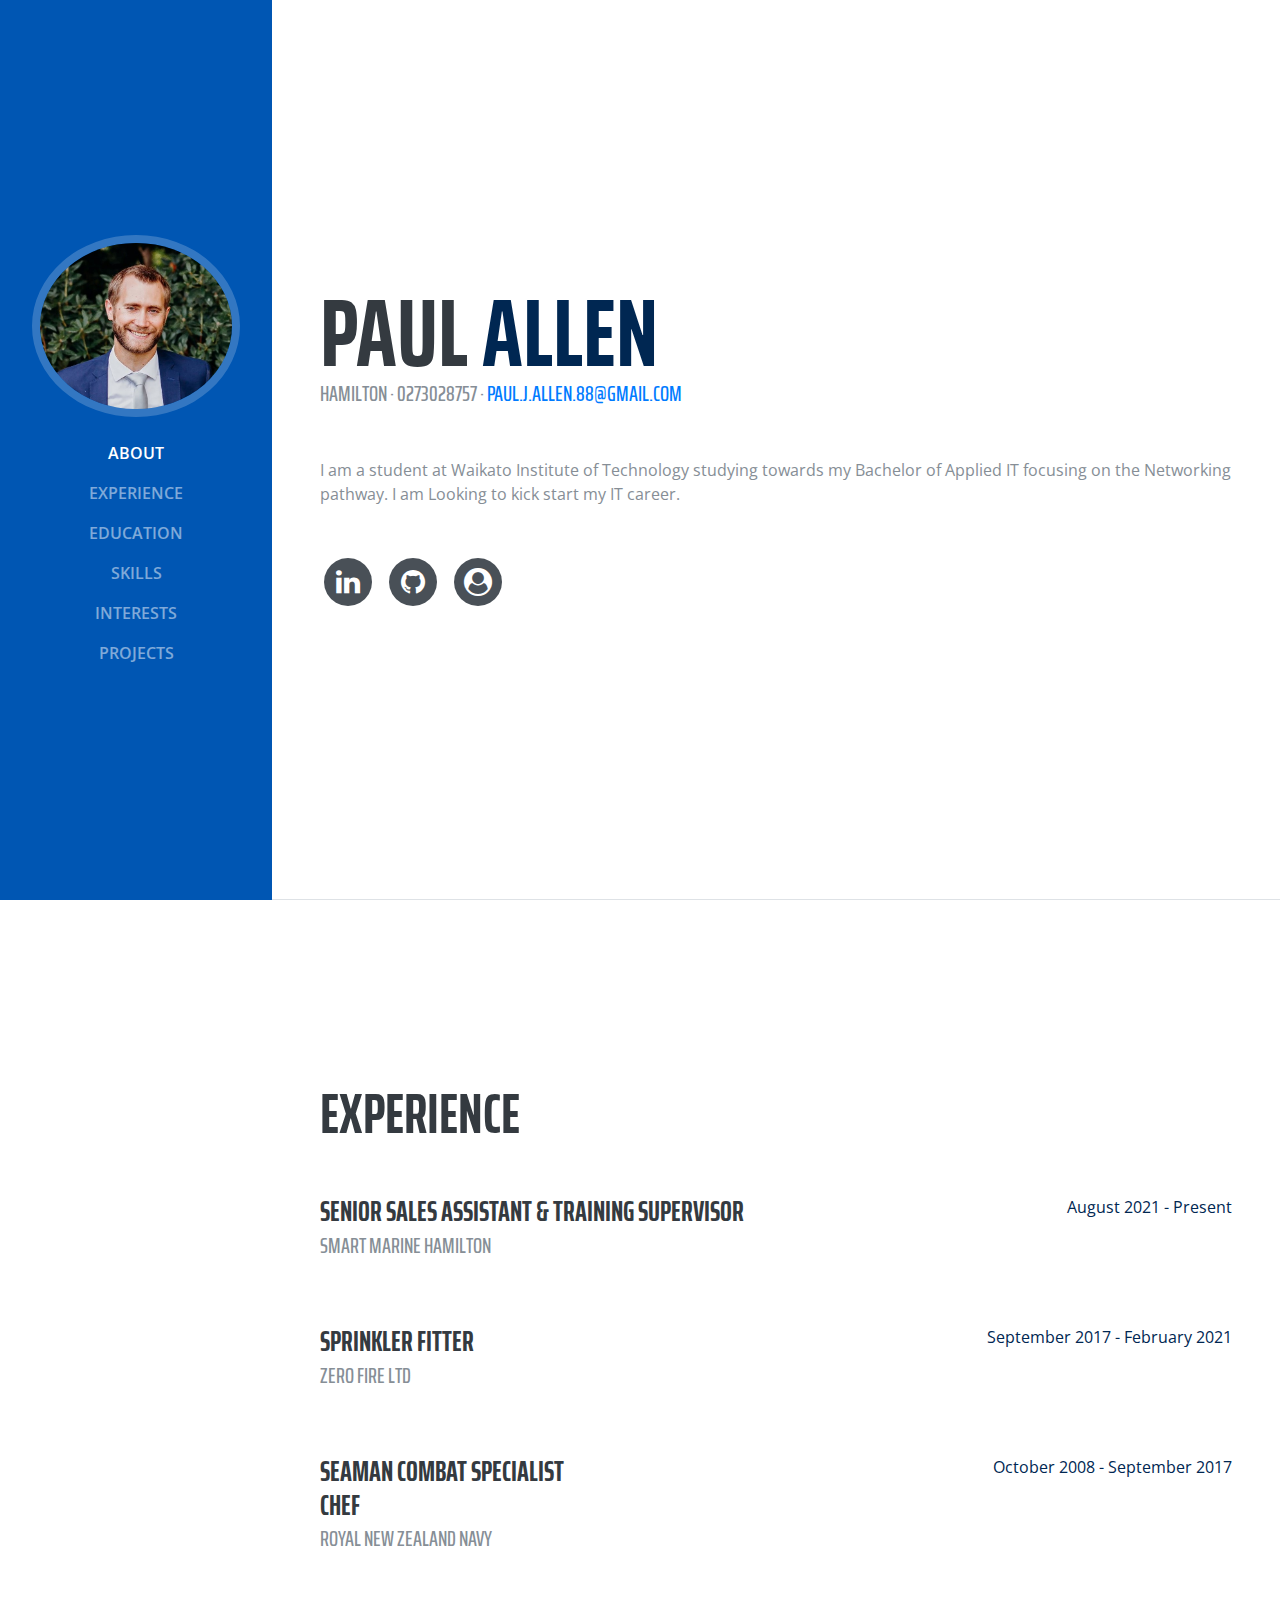
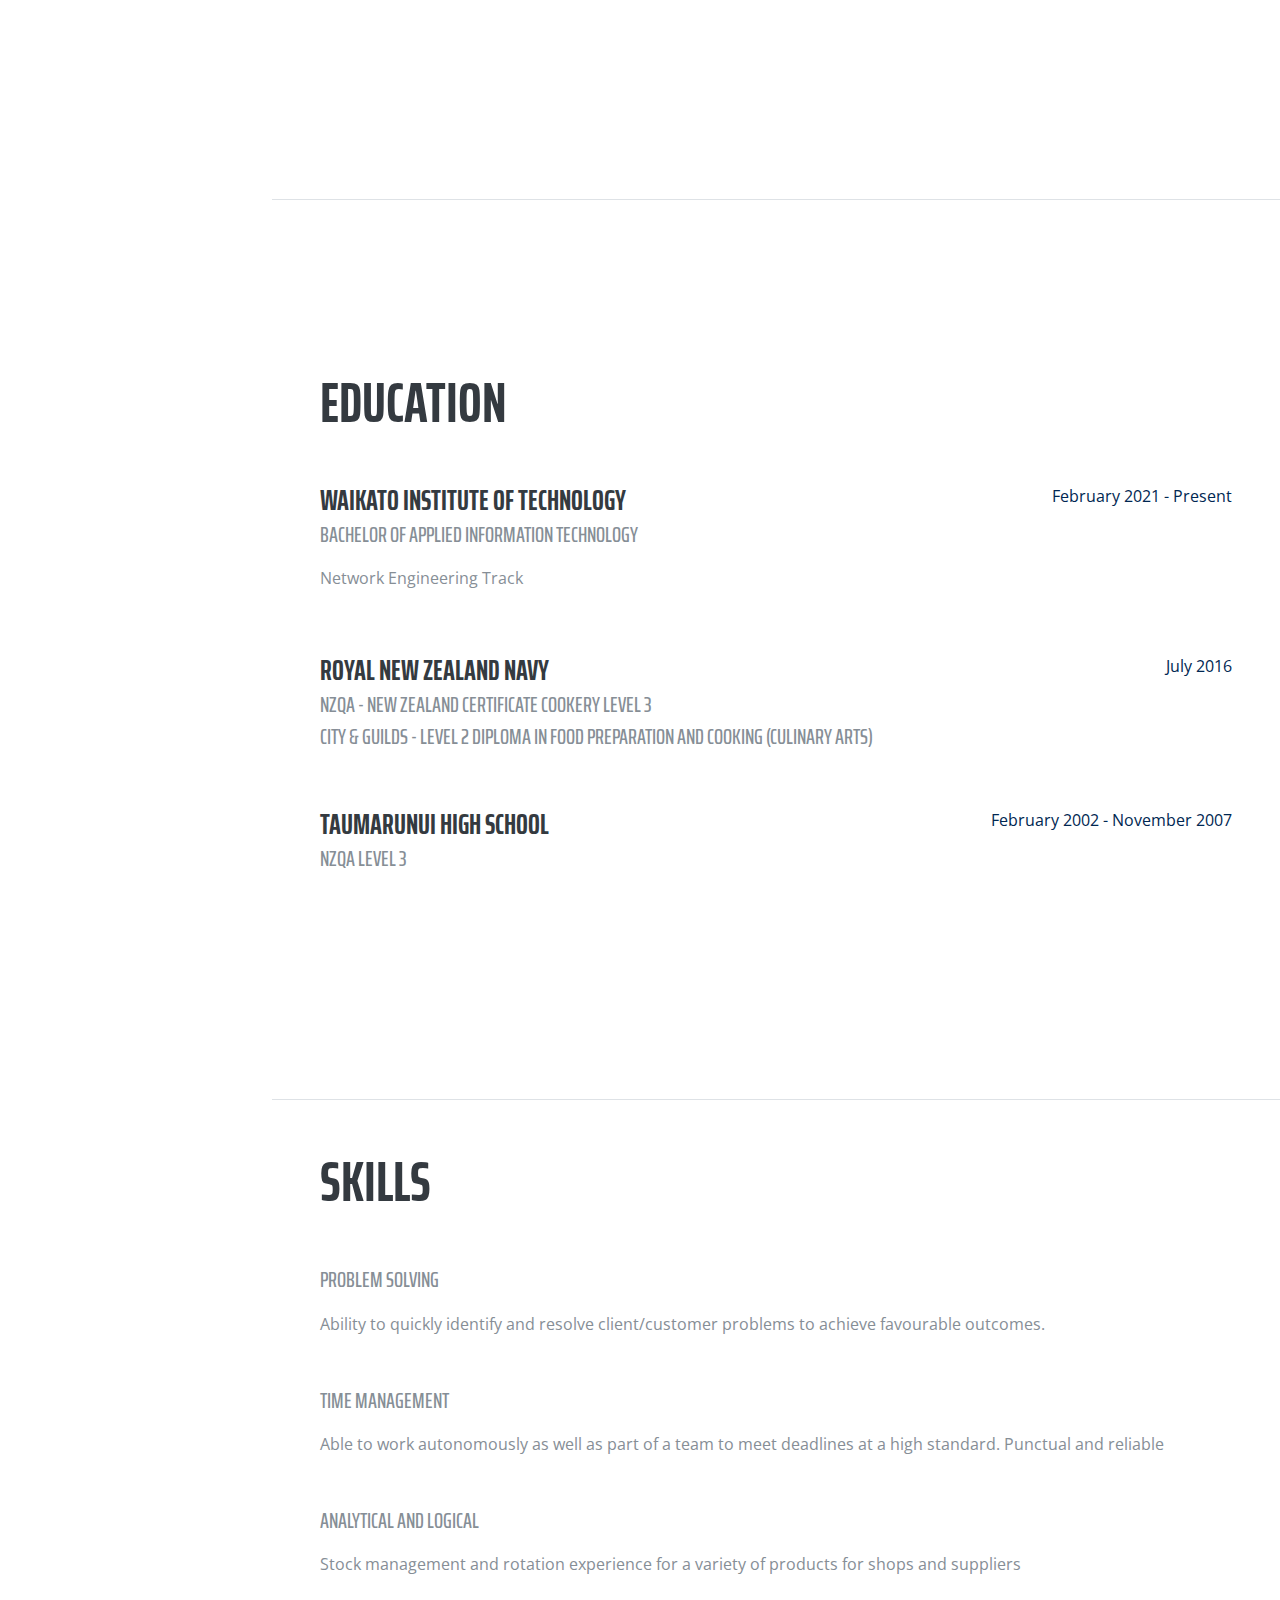
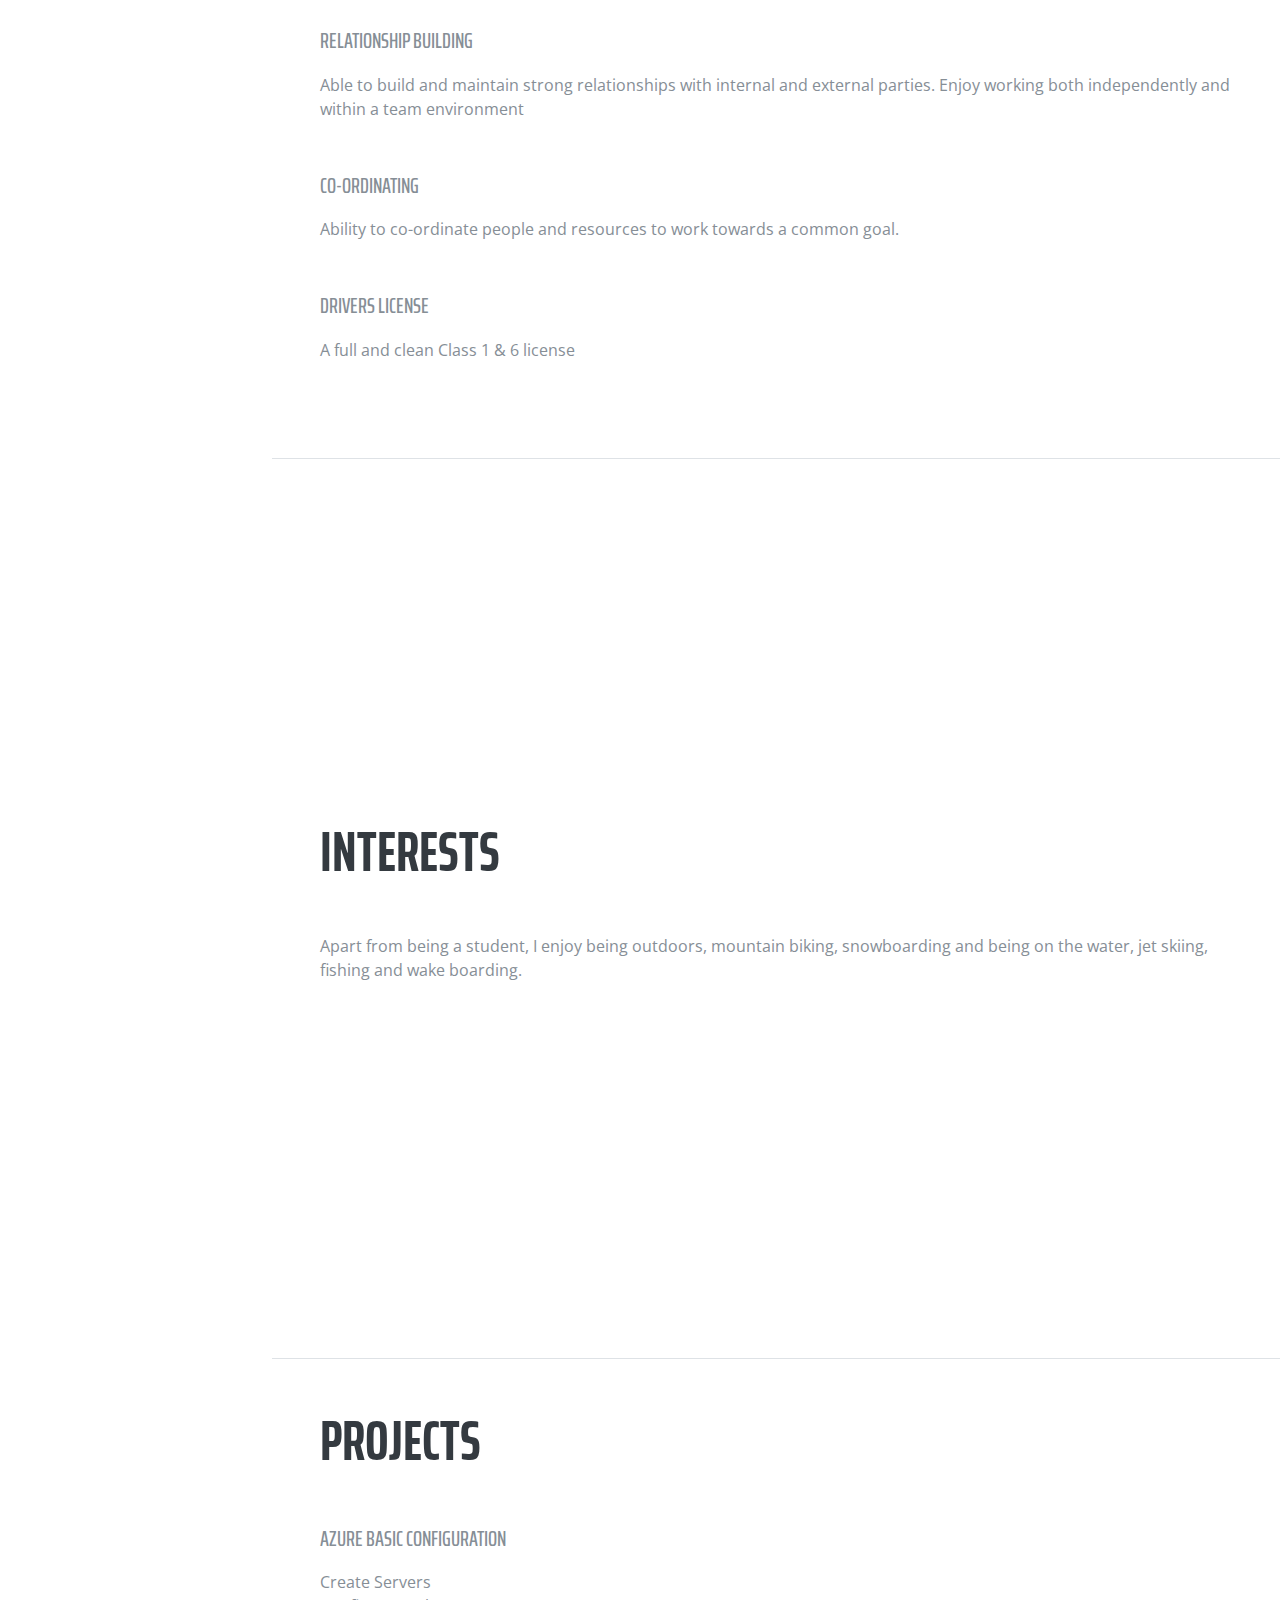
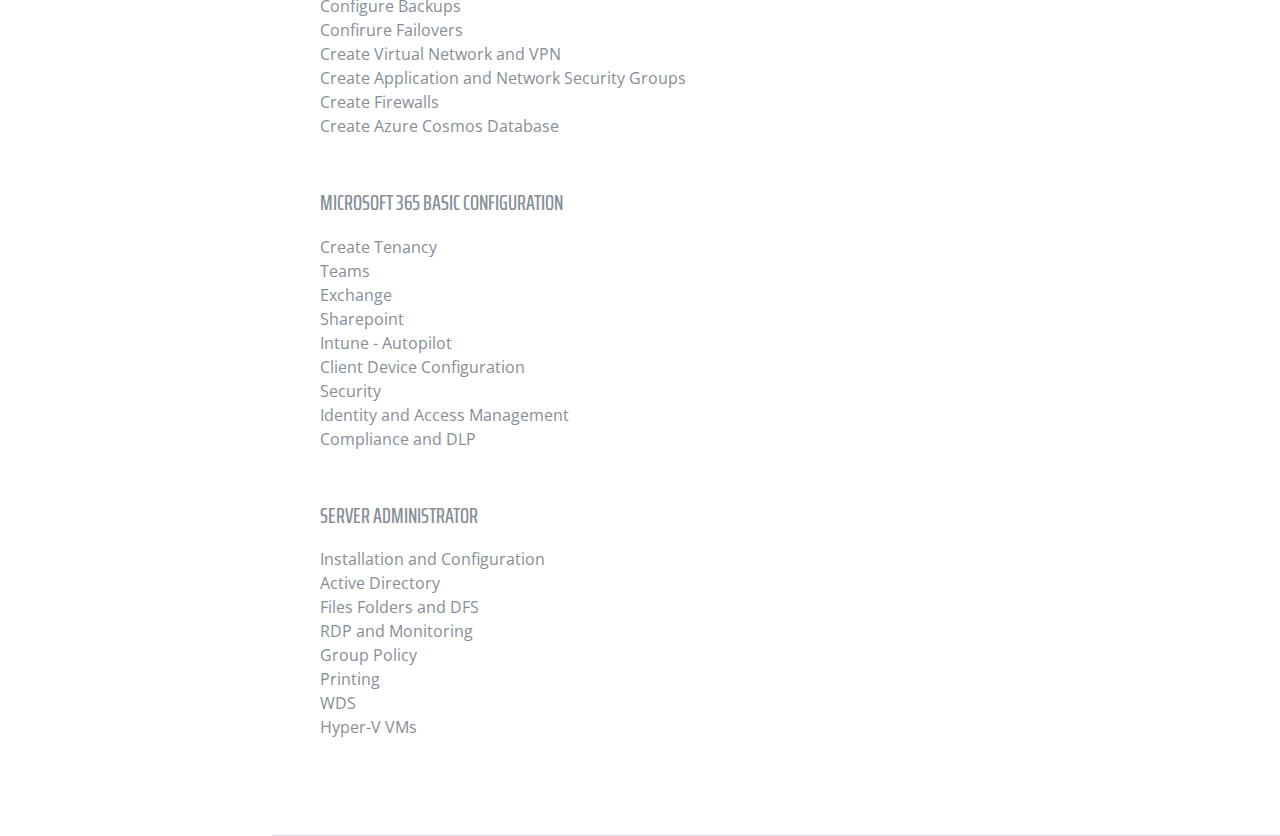
<file: index.html>
<!DOCTYPE html>
<html lang="en">

  <head>

    <meta charset="utf-8">
    <meta name="viewport" content="width=device-width, initial-scale=1, shrink-to-fit=no">
    <meta name="description" content="">
    <meta name="author" content="">

    <title>Portfolio</title>

    <!-- Bootstrap core CSS -->
    <link href="vendor/bootstrap/css/bootstrap.min.css" rel="stylesheet">

    <!-- Custom fonts for this template -->
    <link href="https://fonts.googleapis.com/css?family=Saira+Extra+Condensed:100,200,300,400,500,600,700,800,900" rel="stylesheet">
    <link href="https://fonts.googleapis.com/css?family=Open+Sans:300,300i,400,400i,600,600i,700,700i,800,800i" rel="stylesheet">
    <link href="vendor/font-awesome/css/font-awesome.min.css" rel="stylesheet">
    <link href="vendor/devicons/css/devicons.min.css" rel="stylesheet">
    <link href="vendor/simple-line-icons/css/simple-line-icons.css" rel="stylesheet">

    <!-- Custom styles for this template -->
    <link href="css/resume.min.css" rel="stylesheet">

  </head>

  <body id="page-top">

    <nav class="navbar navbar-expand-lg navbar-dark bg-primary fixed-top" id="sideNav">
      <a class="navbar-brand js-scroll-trigger" href="#page-top">
        <span class="d-block d-lg-none">Portfolio</span>
        <span class="d-none d-lg-block">
          <img class="img-fluid img-profile rounded-circle mx-auto mb-2" src="img/profile.jpg" alt="">
        </span>
      </a>
      <button class="navbar-toggler" type="button" data-toggle="collapse" data-target="#navbarSupportedContent" aria-controls="navbarSupportedContent" aria-expanded="false" aria-label="Toggle navigation">
        <span class="navbar-toggler-icon"></span>
      </button>
      <div class="collapse navbar-collapse" id="navbarSupportedContent">
        <ul class="navbar-nav">
          <li class="nav-item">
            <a class="nav-link js-scroll-trigger" href="#about">About</a>
          </li>
          <li class="nav-item">
            <a class="nav-link js-scroll-trigger" href="#experience">Experience</a>
          </li>
          <li class="nav-item">
            <a class="nav-link js-scroll-trigger" href="#education">Education</a>
          </li>
          <li class="nav-item">
            <a class="nav-link js-scroll-trigger" href="#skills">Skills</a>
          </li>
          <li class="nav-item">
            <a class="nav-link js-scroll-trigger" href="#interests">Interests</a>
          </li>
          <li class="nav-item">
            <a class="nav-link js-scroll-trigger" href="#projects">Projects</a>
          </li>
        </ul>
      </div>
    </nav>

    <div class="container-fluid p-0">

      <section class="resume-section p-3 p-lg-5 d-flex d-column" id="about">
        <div class="my-auto">
          <h1 class="mb-0">Paul
            <span class="text-primary">Allen</span>
          </h1>
          <div class="subheading mb-5">Hamilton · 0273028757 ·
            <a href="mailto:name@email.com">paul.j.allen.88@gmail.com</a>
          </div>
          <p class="mb-5">I am a student at Waikato Institute of Technology studying towards my Bachelor of Applied IT focusing on the Networking pathway. I am Looking to kick start my IT career. </p>
          <ul class="list-inline list-social-icons mb-0">
            <li class="list-inline-item">
              <a href="https://www.linkedin.com/in/paul-allen-242114242/">
                <span class="fa-stack fa-lg">
                  <i class="fa fa-circle fa-stack-2x"></i>
                  <i class="fa fa-linkedin fa-stack-1x fa-inverse"></i>
                </span>
              </a>
            </li>
            <li class="list-inline-item">
              <a href="https://github.com/Paul-Allen">
                <span class="fa-stack fa-lg">
                  <i class="fa fa-circle fa-stack-2x"></i>
                  <i class="fa fa-github fa-stack-1x fa-inverse"></i>
                </span>
              </a>
            </li>
            <li class="list-inline-item">
              <a href="https://www.canva.com/design/DAFPK-HgWis/Oi4h4r9UCL_KD2NT7KbZug/view?utm_content=DAFPK-HgWis&utm_campaign=designshare&utm_medium=link2&utm_source=sharebutton">
                <span class="fa-stack fa-lg">
                  <i class="fa fa-circle fa-stack-2x"></i>
                  <i class="fa fa-user-circle fa-stack-1x fa-inverse"></i>
                </span>
              </a>
            </li>
          </ul>
        </div>
      </section>

      <section class="resume-section p-3 p-lg-5 d-flex flex-column" id="experience">
        <div class="my-auto">
          <h2 class="mb-5">Experience</h2>

          <div class="resume-item d-flex flex-column flex-md-row mb-5">
            <div class="resume-content mr-auto">
              <h3 class="mb-0">Senior Sales Assistant & Training Supervisor</h3>
              <div class="subheading mb-3">Smart Marine Hamilton</div>
              <p></p>
            </div>
            <div class="resume-date text-md-right">
              <span class="text-primary">August 2021 - Present</span>
            </div>
          </div>

          <div class="resume-item d-flex flex-column flex-md-row mb-5">
            <div class="resume-content mr-auto">
              <h3 class="mb-0">Sprinkler fitter</h3>
              <div class="subheading mb-3">Zero Fire Ltd</div>
              <p></p>
            </div>
            <div class="resume-date text-md-right">
              <span class="text-primary">September 2017 - February 2021</span>
            </div>
          </div>

          <div class="resume-item d-flex flex-column flex-md-row mb-5">
            <div class="resume-content mr-auto">
              <h3 class="mb-0">Seaman Combat Specialist <br>Chef</h3>
              <div class="subheading mb-3">Royal New Zealand Navy</div>
              <p></p>
            </div>
            <div class="resume-date text-md-right">
              <span class="text-primary">October 2008 - September 2017</span>
            </div>
          </div>

        </div>

      </section>

      <section class="resume-section p-3 p-lg-5 d-flex flex-column" id="education">
        <div class="my-auto">
          <h2 class="mb-5">Education</h2>

          <div class="resume-item d-flex flex-column flex-md-row mb-5">
            <div class="resume-content mr-auto">
              <h3 class="mb-0">Waikato Institute of Technology</h3>
              <div class="subheading mb-3">Bachelor of Applied Information Technology</div>
              <div>Network Engineering Track</div>
              <p></p>
            </div>
            <div class="resume-date text-md-right">
              <span class="text-primary">February 2021 - Present</span>
            </div>
          </div>

          <div class="resume-item d-flex flex-column flex-md-row">
            <div class="resume-content mr-auto">
              <h3 class="mb-0">Royal New Zealand Navy</h3>
              <div class="subheading mb-3">NZQA - New Zealand Certificate Cookery Level 3<br>City & Guilds - Level 2 Diploma in Food Preparation and Cooking (Culinary Arts)</div>
              <p><br></p>
            </div>
            <div class="resume-date text-md-right">
              <span class="text-primary">July 2016</span>
            </div>
          </div>

          <div class="resume-item d-flex flex-column flex-md-row">
            <div class="resume-content mr-auto">
              <h3 class="mb-0">Taumarunui High School</h3>
              <div class="subheading mb-3">NZQA Level 3</div>
              <p><br></p>
            </div>
            <div class="resume-date text-md-right">
              <span class="text-primary">February 2002 - November 2007</span>
            </div>
          </div>
          
          <div data-iframe-width="150" data-iframe-height="270" data-share-badge-id="1daa1478-3616-46cc-a9b2-cee13874a69c" data-share-badge-host="https://www.credly.com">
          </div><script type="text/javascript" async src="//cdn.credly.com/assets/utilities/embed.js"></script>
          <div data-iframe-width="150" data-iframe-height="270" data-share-badge-id="fb9cbe98-b160-45ef-8026-dc1892f4b738" data-share-badge-host="https://www.credly.com">
          </div><script type="text/javascript" async src="//cdn.credly.com/assets/utilities/embed.js"></script>


        </div>
      </section>

      <section class="resume-section p-3 p-lg-5 d-flex flex-column" id="skills">
        <div class="my-auto">
          <h2 class="mb-5">Skills</h2>

          <div class="subheading mb-3">Problem solving</div>
          <p class="mb-5">Ability to quickly identify and resolve client/customer problems to achieve favourable
            outcomes.</p>

          <div class="subheading mb-3">Time management</div>
          <p class="mb-5">Able to work autonomously as well as part of a team to meet deadlines at a high standard.
            Punctual and reliable</p>

          <div class="subheading mb-3">Analytical and Logical</div>
          <p class="mb-5">Stock management and rotation experience for a variety of products for shops and suppliers</p>

          <div class="subheading mb-3">Relationship Building </div>
          <p class="mb-5">Able to build and maintain strong relationships with internal and external parties.
            Enjoy working both independently and within a team environment
          </p>

          <div class="subheading mb-3">Co-Ordinating</div>
          <p class="mb-5">Ability to co-ordinate people and resources to work towards a common goal.
          </p>

          <div class="subheading mb-3">Drivers License</div>
          <p class="mb-5">A full and clean Class 1 & 6 license</p>

        </div>
      </section>

      <section class="resume-section p-3 p-lg-5 d-flex flex-column" id="interests">
        <div class="my-auto">
          <h2 class="mb-5">Interests</h2>
          <p>Apart from being a student, I enjoy being outdoors, mountain biking, snowboarding and being on the water, jet skiing, fishing and wake boarding.</p>
          <p class="mb-0"></p>
        </div>
      </section>

      <section class="resume-section p-3 p-lg-5 d-flex flex-column" id="projects">
        <div class="my-auto">
          <h2 class="mb-5">Projects</h2>

          <div class="subheading mb-3">Azure Basic Configuration</div>
          <p class="mb-5">
            Create Servers<br>
            Configure Backups<br>
            Confirure Failovers<br>
            Create Virtual Network and VPN<br>
            Create Application and Network Security Groups<br>
            Create Firewalls<br>
            Create Azure Cosmos Database

          </p>

          <div class="subheading mb-3">Microsoft 365 Basic Configuration</div>
        <p class="mb-5">
          Create Tenancy<br>
          Teams<br>
          Exchange<br>
          Sharepoint<br>
          Intune - Autopilot<br>
          Client Device Configuration<br>
          Security<br>
          Identity and Access Management<br>
          Compliance and DLP
        </p>


        <div class="subheading mb-3">Server Administrator</div>
        <p class="mb-5">
          Installation and Configuration<br>
          Active Directory<br>
          Files Folders and DFS<br>
          RDP and Monitoring<br>
          Group Policy<br>
          Printing<br>
          WDS<br>
          Hyper-V VMs<br>

        </p>



    </div>
      </section>

    </div>

    <!-- Bootstrap core JavaScript -->
    <script src="vendor/jquery/jquery.min.js"></script>
    <script src="vendor/bootstrap/js/bootstrap.bundle.min.js"></script>

    <!-- Plugin JavaScript -->
    <script src="vendor/jquery-easing/jquery.easing.min.js"></script>

    <!-- Custom scripts for this template -->
    <script src="js/resume.min.js"></script>

  </body>

</html>
</file>
<file: vendor/simple-line-icons/css/simple-line-icons.css>
@font-face {
  font-family: 'simple-line-icons';
  src: url('../fonts/Simple-Line-Icons.eot?v=2.4.0');
  src: url('../fonts/Simple-Line-Icons.eot?v=2.4.0#iefix') format('embedded-opentype'), url('../fonts/Simple-Line-Icons.woff2?v=2.4.0') format('woff2'), url('../fonts/Simple-Line-Icons.ttf?v=2.4.0') format('truetype'), url('../fonts/Simple-Line-Icons.woff?v=2.4.0') format('woff'), url('../fonts/Simple-Line-Icons.svg?v=2.4.0#simple-line-icons') format('svg');
  font-weight: normal;
  font-style: normal;
}
/*
 Use the following CSS code if you want to have a class per icon.
 Instead of a list of all class selectors, you can use the generic [class*="icon-"] selector, but it's slower:
*/
.icon-user,
.icon-people,
.icon-user-female,
.icon-user-follow,
.icon-user-following,
.icon-user-unfollow,
.icon-login,
.icon-logout,
.icon-emotsmile,
.icon-phone,
.icon-call-end,
.icon-call-in,
.icon-call-out,
.icon-map,
.icon-location-pin,
.icon-direction,
.icon-directions,
.icon-compass,
.icon-layers,
.icon-menu,
.icon-list,
.icon-options-vertical,
.icon-options,
.icon-arrow-down,
.icon-arrow-left,
.icon-arrow-right,
.icon-arrow-up,
.icon-arrow-up-circle,
.icon-arrow-left-circle,
.icon-arrow-right-circle,
.icon-arrow-down-circle,
.icon-check,
.icon-clock,
.icon-plus,
.icon-minus,
.icon-close,
.icon-event,
.icon-exclamation,
.icon-organization,
.icon-trophy,
.icon-screen-smartphone,
.icon-screen-desktop,
.icon-plane,
.icon-notebook,
.icon-mustache,
.icon-mouse,
.icon-magnet,
.icon-energy,
.icon-disc,
.icon-cursor,
.icon-cursor-move,
.icon-crop,
.icon-chemistry,
.icon-speedometer,
.icon-shield,
.icon-screen-tablet,
.icon-magic-wand,
.icon-hourglass,
.icon-graduation,
.icon-ghost,
.icon-game-controller,
.icon-fire,
.icon-eyeglass,
.icon-envelope-open,
.icon-envelope-letter,
.icon-bell,
.icon-badge,
.icon-anchor,
.icon-wallet,
.icon-vector,
.icon-speech,
.icon-puzzle,
.icon-printer,
.icon-present,
.icon-playlist,
.icon-pin,
.icon-picture,
.icon-handbag,
.icon-globe-alt,
.icon-globe,
.icon-folder-alt,
.icon-folder,
.icon-film,
.icon-feed,
.icon-drop,
.icon-drawer,
.icon-docs,
.icon-doc,
.icon-diamond,
.icon-cup,
.icon-calculator,
.icon-bubbles,
.icon-briefcase,
.icon-book-open,
.icon-basket-loaded,
.icon-basket,
.icon-bag,
.icon-action-undo,
.icon-action-redo,
.icon-wrench,
.icon-umbrella,
.icon-trash,
.icon-tag,
.icon-support,
.icon-frame,
.icon-size-fullscreen,
.icon-size-actual,
.icon-shuffle,
.icon-share-alt,
.icon-share,
.icon-rocket,
.icon-question,
.icon-pie-chart,
.icon-pencil,
.icon-note,
.icon-loop,
.icon-home,
.icon-grid,
.icon-graph,
.icon-microphone,
.icon-music-tone-alt,
.icon-music-tone,
.icon-earphones-alt,
.icon-earphones,
.icon-equalizer,
.icon-like,
.icon-dislike,
.icon-control-start,
.icon-control-rewind,
.icon-control-play,
.icon-control-pause,
.icon-control-forward,
.icon-control-end,
.icon-volume-1,
.icon-volume-2,
.icon-volume-off,
.icon-calendar,
.icon-bulb,
.icon-chart,
.icon-ban,
.icon-bubble,
.icon-camrecorder,
.icon-camera,
.icon-cloud-download,
.icon-cloud-upload,
.icon-envelope,
.icon-eye,
.icon-flag,
.icon-heart,
.icon-info,
.icon-key,
.icon-link,
.icon-lock,
.icon-lock-open,
.icon-magnifier,
.icon-magnifier-add,
.icon-magnifier-remove,
.icon-paper-clip,
.icon-paper-plane,
.icon-power,
.icon-refresh,
.icon-reload,
.icon-settings,
.icon-star,
.icon-symbol-female,
.icon-symbol-male,
.icon-target,
.icon-credit-card,
.icon-paypal,
.icon-social-tumblr,
.icon-social-twitter,
.icon-social-facebook,
.icon-social-instagram,
.icon-social-linkedin,
.icon-social-pinterest,
.icon-social-github,
.icon-social-google,
.icon-social-reddit,
.icon-social-skype,
.icon-social-dribbble,
.icon-social-behance,
.icon-social-foursqare,
.icon-social-soundcloud,
.icon-social-spotify,
.icon-social-stumbleupon,
.icon-social-youtube,
.icon-social-dropbox,
.icon-social-vkontakte,
.icon-social-steam {
  font-family: 'simple-line-icons';
  speak: none;
  font-style: normal;
  font-weight: normal;
  font-variant: normal;
  text-transform: none;
  line-height: 1;
  /* Better Font Rendering =========== */
  -webkit-font-smoothing: antialiased;
  -moz-osx-font-smoothing: grayscale;
}
.icon-user:before {
  content: "\e005";
}
.icon-people:before {
  content: "\e001";
}
.icon-user-female:before {
  content: "\e000";
}
.icon-user-follow:before {
  content: "\e002";
}
.icon-user-following:before {
  content: "\e003";
}
.icon-user-unfollow:before {
  content: "\e004";
}
.icon-login:before {
  content: "\e066";
}
.icon-logout:before {
  content: "\e065";
}
.icon-emotsmile:before {
  content: "\e021";
}
.icon-phone:before {
  content: "\e600";
}
.icon-call-end:before {
  content: "\e048";
}
.icon-call-in:before {
  content: "\e047";
}
.icon-call-out:before {
  content: "\e046";
}
.icon-map:before {
  content: "\e033";
}
.icon-location-pin:before {
  content: "\e096";
}
.icon-direction:before {
  content: "\e042";
}
.icon-directions:before {
  content: "\e041";
}
.icon-compass:before {
  content: "\e045";
}
.icon-layers:before {
  content: "\e034";
}
.icon-menu:before {
  content: "\e601";
}
.icon-list:before {
  content: "\e067";
}
.icon-options-vertical:before {
  content: "\e602";
}
.icon-options:before {
  content: "\e603";
}
.icon-arrow-down:before {
  content: "\e604";
}
.icon-arrow-left:before {
  content: "\e605";
}
.icon-arrow-right:before {
  content: "\e606";
}
.icon-arrow-up:before {
  content: "\e607";
}
.icon-arrow-up-circle:before {
  content: "\e078";
}
.icon-arrow-left-circle:before {
  content: "\e07a";
}
.icon-arrow-right-circle:before {
  content: "\e079";
}
.icon-arrow-down-circle:before {
  content: "\e07b";
}
.icon-check:before {
  content: "\e080";
}
.icon-clock:before {
  content: "\e081";
}
.icon-plus:before {
  content: "\e095";
}
.icon-minus:before {
  content: "\e615";
}
.icon-close:before {
  content: "\e082";
}
.icon-event:before {
  content: "\e619";
}
.icon-exclamation:before {
  content: "\e617";
}
.icon-organization:before {
  content: "\e616";
}
.icon-trophy:before {
  content: "\e006";
}
.icon-screen-smartphone:before {
  content: "\e010";
}
.icon-screen-desktop:before {
  content: "\e011";
}
.icon-plane:before {
  content: "\e012";
}
.icon-notebook:before {
  content: "\e013";
}
.icon-mustache:before {
  content: "\e014";
}
.icon-mouse:before {
  content: "\e015";
}
.icon-magnet:before {
  content: "\e016";
}
.icon-energy:before {
  content: "\e020";
}
.icon-disc:before {
  content: "\e022";
}
.icon-cursor:before {
  content: "\e06e";
}
.icon-cursor-move:before {
  content: "\e023";
}
.icon-crop:before {
  content: "\e024";
}
.icon-chemistry:before {
  content: "\e026";
}
.icon-speedometer:before {
  content: "\e007";
}
.icon-shield:before {
  content: "\e00e";
}
.icon-screen-tablet:before {
  content: "\e00f";
}
.icon-magic-wand:before {
  content: "\e017";
}
.icon-hourglass:before {
  content: "\e018";
}
.icon-graduation:before {
  content: "\e019";
}
.icon-ghost:before {
  content: "\e01a";
}
.icon-game-controller:before {
  content: "\e01b";
}
.icon-fire:before {
  content: "\e01c";
}
.icon-eyeglass:before {
  content: "\e01d";
}
.icon-envelope-open:before {
  content: "\e01e";
}
.icon-envelope-letter:before {
  content: "\e01f";
}
.icon-bell:before {
  content: "\e027";
}
.icon-badge:before {
  content: "\e028";
}
.icon-anchor:before {
  content: "\e029";
}
.icon-wallet:before {
  content: "\e02a";
}
.icon-vector:before {
  content: "\e02b";
}
.icon-speech:before {
  content: "\e02c";
}
.icon-puzzle:before {
  content: "\e02d";
}
.icon-printer:before {
  content: "\e02e";
}
.icon-present:before {
  content: "\e02f";
}
.icon-playlist:before {
  content: "\e030";
}
.icon-pin:before {
  content: "\e031";
}
.icon-picture:before {
  content: "\e032";
}
.icon-handbag:before {
  content: "\e035";
}
.icon-globe-alt:before {
  content: "\e036";
}
.icon-globe:before {
  content: "\e037";
}
.icon-folder-alt:before {
  content: "\e039";
}
.icon-folder:before {
  content: "\e089";
}
.icon-film:before {
  content: "\e03a";
}
.icon-feed:before {
  content: "\e03b";
}
.icon-drop:before {
  content: "\e03e";
}
.icon-drawer:before {
  content: "\e03f";
}
.icon-docs:before {
  content: "\e040";
}
.icon-doc:before {
  content: "\e085";
}
.icon-diamond:before {
  content: "\e043";
}
.icon-cup:before {
  content: "\e044";
}
.icon-calculator:before {
  content: "\e049";
}
.icon-bubbles:before {
  content: "\e04a";
}
.icon-briefcase:before {
  content: "\e04b";
}
.icon-book-open:before {
  content: "\e04c";
}
.icon-basket-loaded:before {
  content: "\e04d";
}
.icon-basket:before {
  content: "\e04e";
}
.icon-bag:before {
  content: "\e04f";
}
.icon-action-undo:before {
  content: "\e050";
}
.icon-action-redo:before {
  content: "\e051";
}
.icon-wrench:before {
  content: "\e052";
}
.icon-umbrella:before {
  content: "\e053";
}
.icon-trash:before {
  content: "\e054";
}
.icon-tag:before {
  content: "\e055";
}
.icon-support:before {
  content: "\e056";
}
.icon-frame:before {
  content: "\e038";
}
.icon-size-fullscreen:before {
  content: "\e057";
}
.icon-size-actual:before {
  content: "\e058";
}
.icon-shuffle:before {
  content: "\e059";
}
.icon-share-alt:before {
  content: "\e05a";
}
.icon-share:before {
  content: "\e05b";
}
.icon-rocket:before {
  content: "\e05c";
}
.icon-question:before {
  content: "\e05d";
}
.icon-pie-chart:before {
  content: "\e05e";
}
.icon-pencil:before {
  content: "\e05f";
}
.icon-note:before {
  content: "\e060";
}
.icon-loop:before {
  content: "\e064";
}
.icon-home:before {
  content: "\e069";
}
.icon-grid:before {
  content: "\e06a";
}
.icon-graph:before {
  content: "\e06b";
}
.icon-microphone:before {
  content: "\e063";
}
.icon-music-tone-alt:before {
  content: "\e061";
}
.icon-music-tone:before {
  content: "\e062";
}
.icon-earphones-alt:before {
  content: "\e03c";
}
.icon-earphones:before {
  content: "\e03d";
}
.icon-equalizer:before {
  content: "\e06c";
}
.icon-like:before {
  content: "\e068";
}
.icon-dislike:before {
  content: "\e06d";
}
.icon-control-start:before {
  content: "\e06f";
}
.icon-control-rewind:before {
  content: "\e070";
}
.icon-control-play:before {
  content: "\e071";
}
.icon-control-pause:before {
  content: "\e072";
}
.icon-control-forward:before {
  content: "\e073";
}
.icon-control-end:before {
  content: "\e074";
}
.icon-volume-1:before {
  content: "\e09f";
}
.icon-volume-2:before {
  content: "\e0a0";
}
.icon-volume-off:before {
  content: "\e0a1";
}
.icon-calendar:before {
  content: "\e075";
}
.icon-bulb:before {
  content: "\e076";
}
.icon-chart:before {
  content: "\e077";
}
.icon-ban:before {
  content: "\e07c";
}
.icon-bubble:before {
  content: "\e07d";
}
.icon-camrecorder:before {
  content: "\e07e";
}
.icon-camera:before {
  content: "\e07f";
}
.icon-cloud-download:before {
  content: "\e083";
}
.icon-cloud-upload:before {
  content: "\e084";
}
.icon-envelope:before {
  content: "\e086";
}
.icon-eye:before {
  content: "\e087";
}
.icon-flag:before {
  content: "\e088";
}
.icon-heart:before {
  content: "\e08a";
}
.icon-info:before {
  content: "\e08b";
}
.icon-key:before {
  content: "\e08c";
}
.icon-link:before {
  content: "\e08d";
}
.icon-lock:before {
  content: "\e08e";
}
.icon-lock-open:before {
  content: "\e08f";
}
.icon-magnifier:before {
  content: "\e090";
}
.icon-magnifier-add:before {
  content: "\e091";
}
.icon-magnifier-remove:before {
  content: "\e092";
}
.icon-paper-clip:before {
  content: "\e093";
}
.icon-paper-plane:before {
  content: "\e094";
}
.icon-power:before {
  content: "\e097";
}
.icon-refresh:before {
  content: "\e098";
}
.icon-reload:before {
  content: "\e099";
}
.icon-settings:before {
  content: "\e09a";
}
.icon-star:before {
  content: "\e09b";
}
.icon-symbol-female:before {
  content: "\e09c";
}
.icon-symbol-male:before {
  content: "\e09d";
}
.icon-target:before {
  content: "\e09e";
}
.icon-credit-card:before {
  content: "\e025";
}
.icon-paypal:before {
  content: "\e608";
}
.icon-social-tumblr:before {
  content: "\e00a";
}
.icon-social-twitter:before {
  content: "\e009";
}
.icon-social-facebook:before {
  content: "\e00b";
}
.icon-social-instagram:before {
  content: "\e609";
}
.icon-social-linkedin:before {
  content: "\e60a";
}
.icon-social-pinterest:before {
  content: "\e60b";
}
.icon-social-github:before {
  content: "\e60c";
}
.icon-social-google:before {
  content: "\e60d";
}
.icon-social-reddit:before {
  content: "\e60e";
}
.icon-social-skype:before {
  content: "\e60f";
}
.icon-social-dribbble:before {
  content: "\e00d";
}
.icon-social-behance:before {
  content: "\e610";
}
.icon-social-foursqare:before {
  content: "\e611";
}
.icon-social-soundcloud:before {
  content: "\e612";
}
.icon-social-spotify:before {
  content: "\e613";
}
.icon-social-stumbleupon:before {
  content: "\e614";
}
.icon-social-youtube:before {
  content: "\e008";
}
.icon-social-dropbox:before {
  content: "\e00c";
}
.icon-social-vkontakte:before {
  content: "\e618";
}
.icon-social-steam:before {
  content: "\e620";
}
</file>
<file: vendor/devicons/css/devicons.min.css>
/*!
 *  Devicons 1.8.0 made by Theodore Vorillas / http://vorillaz.com 
 */
@font-face{font-family:devicons;src:url(../fonts/devicons.eot?xqxft6);src:url(../fonts/devicons.eot?#iefixxqxft6) format("embedded-opentype"),url(../fonts/devicons.woff?xqxft6) format("woff"),url(../fonts/devicons.ttf?xqxft6) format("truetype"),url(../fonts/devicons.svg?xqxft6#devicons) format("svg");font-weight:400;font-style:normal}.devicons{font-family:devicons;speak:none;font-style:normal;font-weight:400;font-variant:normal;text-transform:none;line-height:1;-webkit-font-smoothing:antialiased;-moz-osx-font-smoothing:grayscale}.devicons-git:before{content:"\e602"}.devicons-git_compare:before{content:"\e628"}.devicons-git_branch:before{content:"\e625"}.devicons-git_commit:before{content:"\e629"}.devicons-git_pull_request:before{content:"\e626"}.devicons-git_merge:before{content:"\e627"}.devicons-bitbucket:before{content:"\e603"}.devicons-github_alt:before{content:"\e608"}.devicons-github_badge:before{content:"\e609"}.devicons-github:before{content:"\e60a"}.devicons-github_full:before{content:"\e617"}.devicons-java:before{content:"\e638"}.devicons-ruby:before{content:"\e639"}.devicons-scala:before{content:"\e637"}.devicons-python:before{content:"\e63c"}.devicons-go:before{content:"\e624"}.devicons-ruby_on_rails:before{content:"\e63b"}.devicons-django:before{content:"\e61d"}.devicons-markdown:before{content:"\e63e"}.devicons-php:before{content:"\e63d"}.devicons-mysql:before{content:"\e604"}.devicons-streamline:before{content:"\e605"}.devicons-database:before{content:"\e606"}.devicons-laravel:before{content:"\e63f"}.devicons-javascript:before{content:"\e64e"}.devicons-angular:before{content:"\e653"}.devicons-backbone:before{content:"\e652"}.devicons-coffeescript:before{content:"\e651"}.devicons-jquery:before{content:"\e650"}.devicons-modernizr:before{content:"\e620"}.devicons-jquery_ui:before{content:"\e654"}.devicons-ember:before{content:"\e61b"}.devicons-dojo:before{content:"\e61c"}.devicons-nodejs:before{content:"\e619"}.devicons-nodejs_small:before{content:"\e618"}.devicons-javascript_shield:before{content:"\e64f"}.devicons-bootstrap:before{content:"\e647"}.devicons-sass:before{content:"\e64b"}.devicons-css3_full:before{content:"\e64a"}.devicons-css3:before{content:"\e649"}.devicons-html5:before{content:"\e636"}.devicons-html5_multimedia:before{content:"\e632"}.devicons-html5_device_access:before{content:"\e633"}.devicons-html5_3d_effects:before{content:"\e635"}.devicons-html5_connectivity:before{content:"\e634"}.devicons-ghost_small:before{content:"\e614"}.devicons-ghost:before{content:"\e61f"}.devicons-magento:before{content:"\e640"}.devicons-joomla:before{content:"\e641"}.devicons-jekyll_small:before{content:"\e60d"}.devicons-drupal:before{content:"\e642"}.devicons-wordpress:before{content:"\e60b"}.devicons-grunt:before{content:"\e64c"}.devicons-bower:before{content:"\e64d"}.devicons-npm:before{content:"\e61e"}.devicons-yahoo_small:before{content:"\e62b"}.devicons-yahoo:before{content:"\e615"}.devicons-bing_small:before{content:"\e600"}.devicons-windows:before{content:"\e60f"}.devicons-linux:before{content:"\e612"}.devicons-ubuntu:before{content:"\e63a"}.devicons-android:before{content:"\e60e"}.devicons-apple:before{content:"\e611"}.devicons-appstore:before{content:"\e613"}.devicons-phonegap:before{content:"\e630"}.devicons-blackberry:before{content:"\e623"}.devicons-stackoverflow:before{content:"\e610"}.devicons-techcrunch:before{content:"\e62c"}.devicons-codrops:before{content:"\e62f"}.devicons-css_tricks:before{content:"\e601"}.devicons-smashing_magazine:before{content:"\e62d"}.devicons-netmagazine:before{content:"\e62e"}.devicons-codepen:before{content:"\e616"}.devicons-cssdeck:before{content:"\e62a"}.devicons-hackernews:before{content:"\e61a"}.devicons-dropbox:before{content:"\e607"}.devicons-google_drive:before{content:"\e631"}.devicons-visualstudio:before{content:"\e60c"}.devicons-unity_small:before{content:"\e621"}.devicons-raspberry_pi:before{content:"\e622"}.devicons-chrome:before{content:"\e643"}.devicons-ie:before{content:"\e644"}.devicons-firefox:before{content:"\e645"}.devicons-opera:before{content:"\e646"}.devicons-safari:before{content:"\e648"}.devicons-swift:before{content:"\e655"}.devicons-symfony:before{content:"\e656"}.devicons-symfony_badge:before{content:"\e657"}.devicons-less:before{content:"\e658"}.devicons-stylus:before{content:"\e659"}.devicons-trello:before{content:"\e65a"}.devicons-atlassian:before{content:"\e65b"}.devicons-jira:before{content:"\e65c"}.devicons-envato:before{content:"\e65d"}.devicons-snap_svg:before{content:"\e65e"}.devicons-raphael:before{content:"\e65f"}.devicons-google_analytics:before{content:"\e660"}.devicons-compass:before{content:"\e661"}.devicons-onedrive:before{content:"\e662"}.devicons-gulp:before{content:"\e663"}.devicons-atom:before{content:"\e664"}.devicons-cisco:before{content:"\e665"}.devicons-nancy:before{content:"\e666"}.devicons-clojure:before{content:"\e668"}.devicons-clojure_alt:before{content:"\e66a"}.devicons-perl:before{content:"\e669"}.devicons-celluloid:before{content:"\e66b"}.devicons-w3c:before{content:"\e66c"}.devicons-redis:before{content:"\e66d"}.devicons-postgresql:before{content:"\e66e"}.devicons-webplatform:before{content:"\e66f"}.devicons-jenkins:before{content:"\e667"}.devicons-requirejs:before{content:"\e670"}.devicons-opensource:before{content:"\e671"}.devicons-typo3:before{content:"\e672"}.devicons-uikit:before{content:"\e673"}.devicons-doctrine:before{content:"\e674"}.devicons-groovy:before{content:"\e675"}.devicons-nginx:before{content:"\e676"}.devicons-haskell:before{content:"\e677"}.devicons-zend:before{content:"\e678"}.devicons-gnu:before{content:"\e679"}.devicons-yeoman:before{content:"\e67a"}.devicons-heroku:before{content:"\e67b"}.devicons-debian:before{content:"\e67d"}.devicons-travis:before{content:"\e67e"}.devicons-dotnet:before{content:"\e67f"}.devicons-codeigniter:before{content:"\e680"}.devicons-javascript_badge:before{content:"\e681"}.devicons-yii:before{content:"\e682"}.devicons-msql_server:before{content:"\e67c"}.devicons-composer:before{content:"\e683"}.devicons-krakenjs_badge:before{content:"\e684"}.devicons-krakenjs:before{content:"\e685"}.devicons-mozilla:before{content:"\e686"}.devicons-firebase:before{content:"\e687"}.devicons-sizzlejs:before{content:"\e688"}.devicons-creativecommons:before{content:"\e689"}.devicons-creativecommons_badge:before{content:"\e68a"}.devicons-mitlicence:before{content:"\e68b"}.devicons-senchatouch:before{content:"\e68c"}.devicons-bugsense:before{content:"\e68d"}.devicons-extjs:before{content:"\e68e"}.devicons-mootools_badge:before{content:"\e68f"}.devicons-mootools:before{content:"\e690"}.devicons-ruby_rough:before{content:"\e691"}.devicons-komodo:before{content:"\e692"}.devicons-coda:before{content:"\e693"}.devicons-bintray:before{content:"\e694"}.devicons-terminal:before{content:"\e695"}.devicons-code:before{content:"\e696"}.devicons-responsive:before{content:"\e697"}.devicons-dart:before{content:"\e698"}.devicons-aptana:before{content:"\e699"}.devicons-mailchimp:before{content:"\e69a"}.devicons-netbeans:before{content:"\e69b"}.devicons-dreamweaver:before{content:"\e69c"}.devicons-brackets:before{content:"\e69d"}.devicons-eclipse:before{content:"\e69e"}.devicons-cloud9:before{content:"\e69f"}.devicons-scrum:before{content:"\e6a0"}.devicons-prolog:before{content:"\e6a1"}.devicons-terminal_badge:before{content:"\e6a2"}.devicons-code_badge:before{content:"\e6a3"}.devicons-mongodb:before{content:"\e6a4"}.devicons-meteor:before{content:"\e6a5"}.devicons-meteorfull:before{content:"\e6a6"}.devicons-fsharp:before{content:"\e6a7"}.devicons-rust:before{content:"\e6a8"}.devicons-ionic:before{content:"\e6a9"}.devicons-sublime:before{content:"\e6aa"}.devicons-appcelerator:before{content:"\e6ab"}.devicons-asterisk:before{content:"\e6ac"}.devicons-aws:before{content:"\e6ad"}.devicons-digital-ocean:before{content:"\e6ae"}.devicons-dlang:before{content:"\e6af"}.devicons-docker:before{content:"\e6b0"}.devicons-erlang:before{content:"\e6b1"}.devicons-google-cloud-platform:before{content:"\e6b2"}.devicons-grails:before{content:"\e6b3"}.devicons-illustrator:before{content:"\e6b4"}.devicons-intellij:before{content:"\e6b5"}.devicons-materializecss:before{content:"\e6b6"}.devicons-openshift:before{content:"\e6b7"}.devicons-photoshop:before{content:"\e6b8"}.devicons-rackspace:before{content:"\e6b9"}.devicons-react:before{content:"\e6ba"}.devicons-redhat:before{content:"\e6bb"}.devicons-scriptcs:before{content:"\e6bc"}.devicons-sqllite:before{content:"\e6c4"}.devicons-vim:before{content:"\e6c5"}
</file>
<file: css/resume.min.css>
/*!
 * Start Bootstrap - Resume v4.0.0-beta.2 (https://startbootstrap.com/template-overviews/resume)
 * Copyright 2013-2017 Start Bootstrap
 * Licensed under MIT (https://github.com/BlackrockDigital/startbootstrap-resume/blob/master/LICENSE)
 */body{font-family:'Open Sans',serif;padding-top:54px;color:#868e96}@media (min-width:992px){body{padding-top:0;padding-left:17rem}}h1,h2,h3,h4,h5,h6{font-family:'Saira Extra Condensed',serif;font-weight:700;text-transform:uppercase;color:#343a40}h1{font-size:6rem;line-height:5.5rem}h2{font-size:3.5rem}.subheading{text-transform:uppercase;font-weight:500;font-family:'Saira Extra Condensed',serif;font-size:1.35rem}.list-social-icons a{color:#495057}.list-social-icons a:hover{color:#0056b3}.list-social-icons a .fa-lg{font-size:1.75rem}.list-icons{font-size:3rem}.list-icons .list-inline-item i:hover{color:#bd5d38}#sideNav .navbar-nav .nav-item .nav-link{font-weight:600;text-transform:uppercase}@media (min-width:992px){#sideNav{text-align:center;position:fixed;top:0;left:0;display:flex;flex-direction:column;width:17rem;height:100vh}#sideNav .navbar-brand{display:flex;margin:auto auto 0;padding:.5rem}#sideNav .navbar-brand .img-profile{max-width:13rem;max-height:13rem;border:.5rem solid rgba(255,255,255,.2)}#sideNav .navbar-collapse{display:flex;align-items:flex-start;flex-grow:0;width:100%;margin-bottom:auto}#sideNav .navbar-collapse .navbar-nav{flex-direction:column;width:100%}#sideNav .navbar-collapse .navbar-nav .nav-item{display:block}#sideNav .navbar-collapse .navbar-nav .nav-item .nav-link{display:block}}section.resume-section{border-bottom:1px solid #dee2e6;padding-top:5rem!important;padding-bottom:5rem!important}section.resume-section .resume-item .resume-date{min-width:none}@media (min-width:768px){section.resume-section{min-height:100vh}section.resume-section .resume-item .resume-date{min-width:18rem}}@media (min-width:992px){section.resume-section{padding-top:3rem!important;padding-bottom:3rem!important}}.bg-primary{background-color:#0056b3!important}.text-primary{color:#002752!important}a{color:#007bff}a:active,a:focus,a:hover{color:#007bff}
</file>
